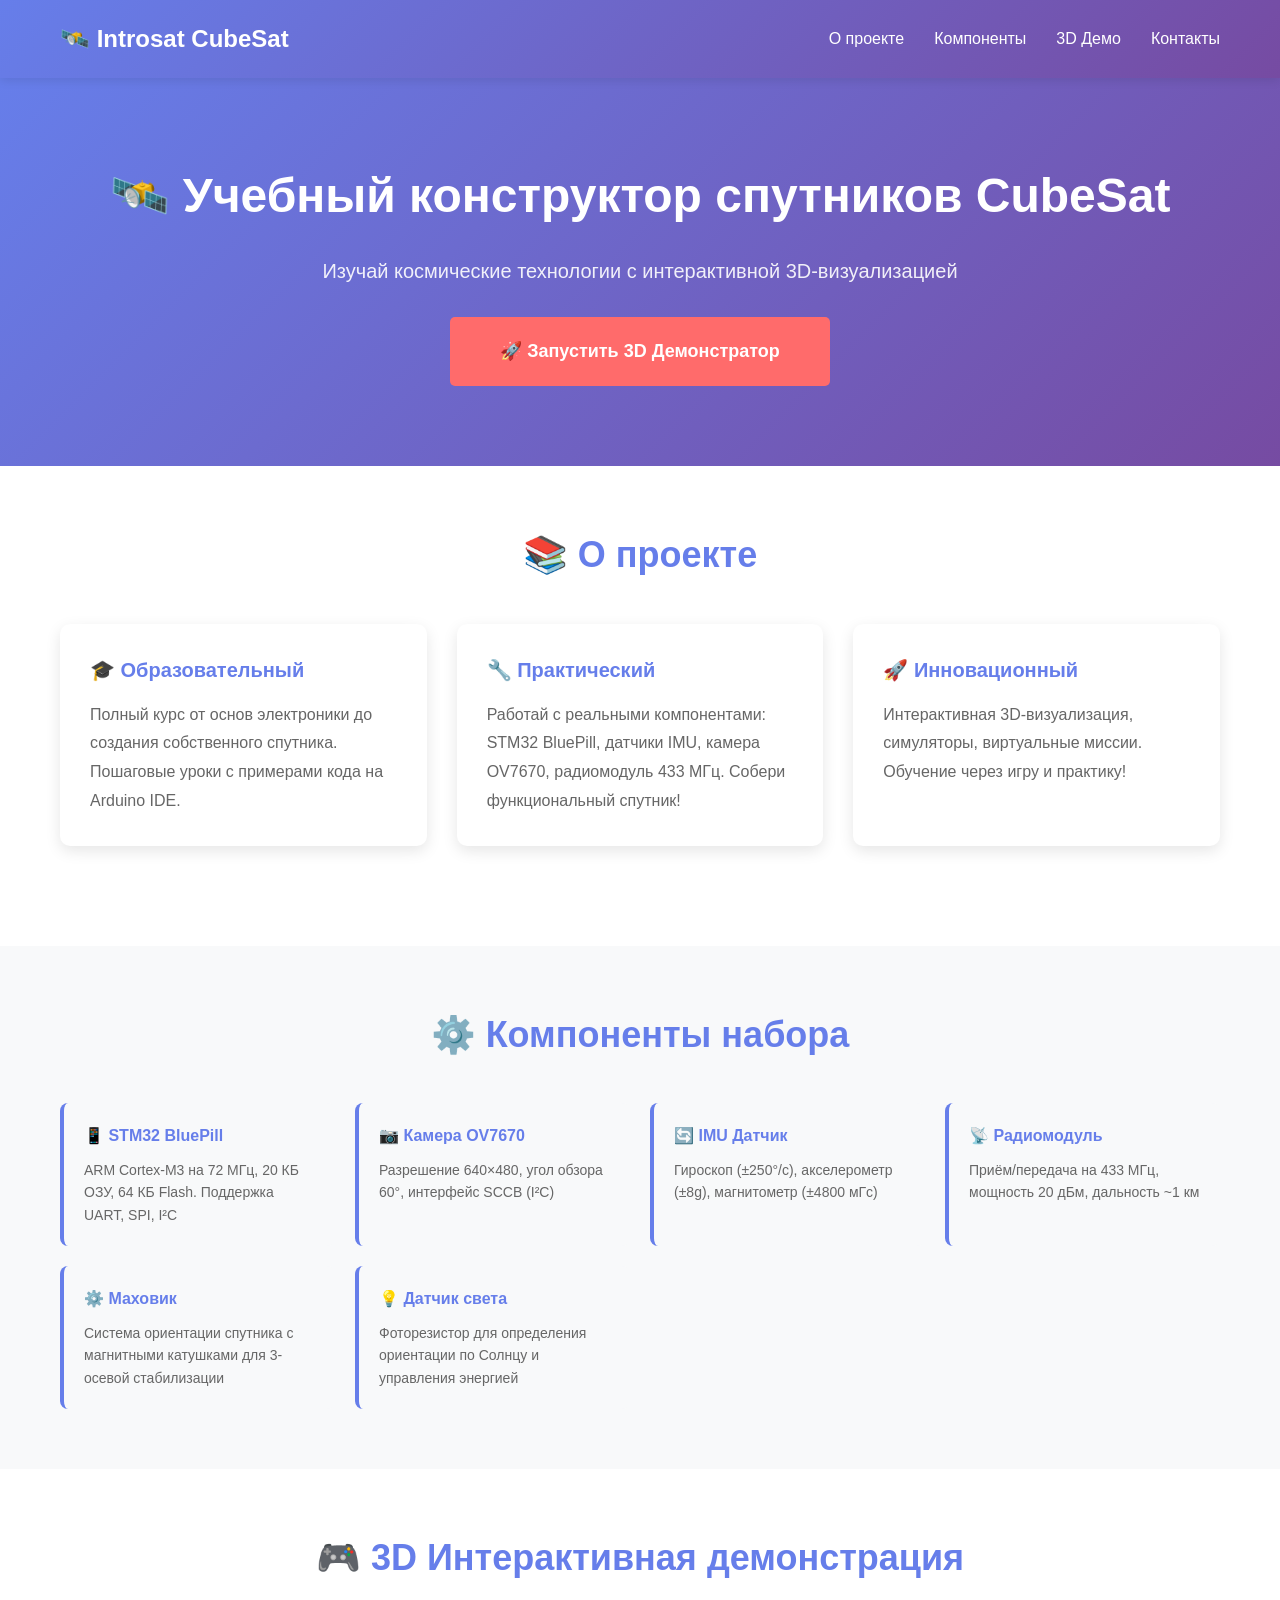
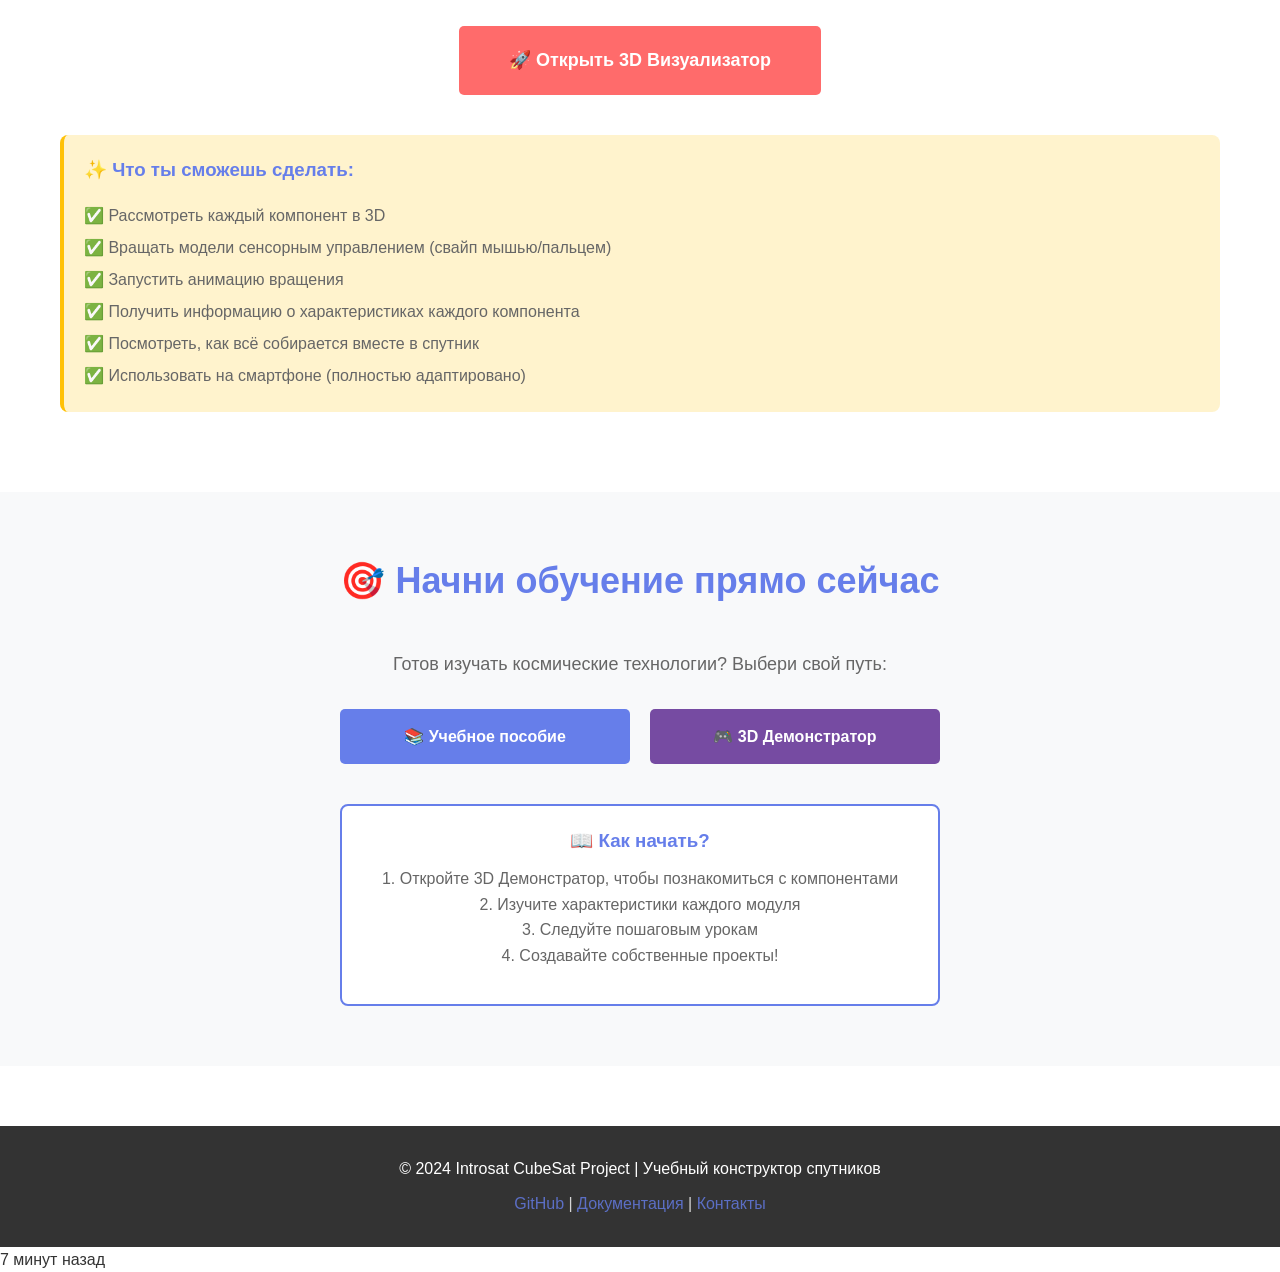
<file: index.html>
<!DOCTYPE html>
<html lang="ru">
<head>
    <meta charset="UTF-8">
    <meta name="viewport" content="width=device-width, initial-scale=1.0">
    <meta name="description" content="Introsat CubeSat - Учебный конструктор спутников с 3D визуализацией">
    <meta name="keywords" content="CubeSat, спутник, 3D, Three.js, образование">
    <title>Introsat CubeSat - Учебный конструктор</title>
    <style>
        * {
            margin: 0;
            padding: 0;
            box-sizing: border-box;
        }
        
        body {
            font-family: 'Segoe UI', Tahoma, Geneva, Verdana, sans-serif;
            line-height: 1.6;
            color: #333;
        }
        
        header {
            background: linear-gradient(135deg, #667eea 0%, #764ba2 100%);
            color: white;
            padding: 20px 0;
            position: sticky;
            top: 0;
            z-index: 100;
            box-shadow: 0 2px 10px rgba(0,0,0,0.1);
        }
        
        .container {
            max-width: 1200px;
            margin: 0 auto;
            padding: 0 20px;
        }
        
        nav {
            display: flex;
            justify-content: space-between;
            align-items: center;
        }
        
        nav h1 {
            font-size: 24px;
            font-weight: bold;
        }
        
        nav ul {
            display: flex;
            list-style: none;
            gap: 30px;
        }
        
        nav a {
            color: white;
            text-decoration: none;
            transition: opacity 0.3s;
        }
        
        nav a:hover {
            opacity: 0.8;
        }
        
        .hero {
            background: linear-gradient(135deg, #667eea 0%, #764ba2 100%);
            color: white;
            padding: 80px 20px;
            text-align: center;
        }
        
        .hero h2 {
            font-size: 48px;
            margin-bottom: 20px;
        }
        
        .hero p {
            font-size: 20px;
            margin-bottom: 30px;
            opacity: 0.9;
        }
        
        .btn {
            display: inline-block;
            padding: 15px 40px;
            background: #ff6b6b;
            color: white;
            text-decoration: none;
            border-radius: 5px;
            transition: all 0.3s;
            border: none;
            cursor: pointer;
            font-size: 16px;
            font-weight: bold;
        }
        
        .btn:hover {
            background: #ff5252;
            transform: translateY(-2px);
            box-shadow: 0 5px 15px rgba(0,0,0,0.2);
        }
        
        .section {
            padding: 60px 20px;
        }
        
        .section h2 {
            font-size: 36px;
            margin-bottom: 40px;
            text-align: center;
            color: #667eea;
        }
        
        .cards {
            display: grid;
            grid-template-columns: repeat(auto-fit, minmax(300px, 1fr));
            gap: 30px;
            margin-bottom: 40px;
        }
        
        .card {
            background: white;
            border-radius: 10px;
            padding: 30px;
            box-shadow: 0 5px 15px rgba(0,0,0,0.1);
            transition: transform 0.3s;
        }
        
        .card:hover {
            transform: translateY(-5px);
        }
        
        .card h3 {
            color: #667eea;
            margin-bottom: 15px;
            font-size: 20px;
        }
        
        .card p {
            color: #666;
            line-height: 1.8;
        }
        
        .features {
            display: grid;
            grid-template-columns: repeat(auto-fit, minmax(250px, 1fr));
            gap: 20px;
        }
        
        .feature {
            background: #f8f9fa;
            padding: 20px;
            border-radius: 8px;
            border-left: 4px solid #667eea;
        }
        
        .feature h4 {
            color: #667eea;
            margin-bottom: 10px;
        }
        
        .feature p {
            color: #666;
            font-size: 14px;
        }
        
        footer {
            background: #333;
            color: white;
            text-align: center;
            padding: 30px 20px;
            margin-top: 60px;
        }
        
        footer a {
            color: #667eea;
            text-decoration: none;
        }
        
        footer a:hover {
            text-decoration: underline;
        }
        
        .demo-button {
            text-align: center;
            margin: 40px 0;
        }
        
        .highlight {
            background: #fff3cd;
            padding: 20px;
            border-radius: 8px;
            margin: 20px 0;
            border-left: 4px solid #ffc107;
        }
        
        @media (max-width: 768px) {
            nav ul {
                gap: 15px;
                font-size: 14px;
            }
            
            .hero h2 {
                font-size: 32px;
            }
            
            .section h2 {
                font-size: 28px;
            }
            
            nav {
                flex-direction: column;
                gap: 15px;
            }
        }
    </style>
</head>
<body>
    <header>
        <div class="container">
            <nav>
                <h1>🛰️ Introsat CubeSat</h1>
                <ul>
                    <li><a href="#about">О проекте</a></li>
                    <li><a href="#components">Компоненты</a></li>
                    <li><a href="#demo">3D Демо</a></li>
                    <li><a href="#contact">Контакты</a></li>
                </ul>
            </nav>
        </div>
    </header>

    <section class="hero">
        <div class="container">
            <h2>🛰️ Учебный конструктор спутников CubeSat</h2>
            <p>Изучай космические технологии с интерактивной 3D-визуализацией</p>
            <a href="visualizer.html" class="btn" style="font-size: 18px; padding: 20px 50px;">
                🚀 Запустить 3D Демонстратор
            </a>
        </div>
    </section>

    <section id="about" class="section">
        <div class="container">
            <h2>📚 О проекте</h2>
            <div class="cards">
                <div class="card">
                    <h3>🎓 Образовательный</h3>
                    <p>Полный курс от основ электроники до создания собственного спутника. Пошаговые уроки с примерами кода на Arduino IDE.</p>
                </div>
                <div class="card">
                    <h3>🔧 Практический</h3>
                    <p>Работай с реальными компонентами: STM32 BluePill, датчики IMU, камера OV7670, радиомодуль 433 МГц. Собери функциональный спутник!</p>
                </div>
                <div class="card">
                    <h3>🚀 Инновационный</h3>
                    <p>Интерактивная 3D-визуализация, симуляторы, виртуальные миссии. Обучение через игру и практику!</p>
                </div>
            </div>
        </div>
    </section>

    <section id="components" class="section" style="background: #f8f9fa;">
        <div class="container">
            <h2>⚙️ Компоненты набора</h2>
            <div class="features">
                <div class="feature">
                    <h4>📱 STM32 BluePill</h4>
                    <p>ARM Cortex-M3 на 72 МГц, 20 КБ ОЗУ, 64 КБ Flash. Поддержка UART, SPI, I²C</p>
                </div>
                <div class="feature">
                    <h4>📷 Камера OV7670</h4>
                    <p>Разрешение 640×480, угол обзора 60°, интерфейс SCCB (I²C)</p>
                </div>
                <div class="feature">
                    <h4>🔄 IMU Датчик</h4>
                    <p>Гироскоп (±250°/с), акселерометр (±8g), магнитометр (±4800 мГс)</p>
                </div>
                <div class="feature">
                    <h4>📡 Радиомодуль</h4>
                    <p>Приём/передача на 433 МГц, мощность 20 дБм, дальность ~1 км</p>
                </div>
                <div class="feature">
                    <h4>⚙️ Маховик</h4>
                    <p>Система ориентации спутника с магнитными катушками для 3-осевой стабилизации</p>
                </div>
                <div class="feature">
                    <h4>💡 Датчик света</h4>
                    <p>Фоторезистор для определения ориентации по Солнцу и управления энергией</p>
                </div>
            </div>
        </div>
    </section>

    <section id="demo" class="section">
        <div class="container">
            <h2>🎮 3D Интерактивная демонстрация</h2>
            <div class="demo-button">
                <a href="visualizer.html" class="btn" style="font-size: 18px; padding: 20px 50px;">
                    🚀 Открыть 3D Визуализатор
                </a>
            </div>
            <div class="highlight">
                <h3 style="color: #667eea; margin-bottom: 15px;">✨ Что ты сможешь сделать:</h3>
                <ul style="list-style: none; font-size: 16px; line-height: 2; color: #666;">
                    <li>✅ Рассмотреть каждый компонент в 3D</li>
                    <li>✅ Вращать модели сенсорным управлением (свайп мышью/пальцем)</li>
                    <li>✅ Запустить анимацию вращения</li>
                    <li>✅ Получить информацию о характеристиках каждого компонента</li>
                    <li>✅ Посмотреть, как всё собирается вместе в спутник</li>
                    <li>✅ Использовать на смартфоне (полностью адаптировано)</li>
                </ul>
            </div>
        </div>
    </section>

    <section id="contact" class="section" style="background: #f8f9fa;">
        <div class="container">
            <h2>🎯 Начни обучение прямо сейчас</h2>
            <div style="text-align: center; max-width: 600px; margin: 0 auto;">
                <p style="font-size: 18px; margin-bottom: 30px; color: #666;">
                    Готов изучать космические технологии? Выбери свой путь:
                </p>
                <div style="display: grid; grid-template-columns: 1fr 1fr; gap: 20px;">
                    <a href="#" class="btn" style="background: #667eea; text-decoration: none;">
                        📚 Учебное пособие
                    </a>
                    <a href="visualizer.html" class="btn" style="background: #764ba2; text-decoration: none;">
                        🎮 3D Демонстратор
                    </a>
                </div>
                <div style="margin-top: 40px; padding: 20px; background: white; border-radius: 8px; border: 2px solid #667eea;">
                    <h3 style="color: #667eea; margin-bottom: 10px;">📖 Как начать?</h3>
                    <p style="color: #666; margin-bottom: 15px;">
                        1. Откройте 3D Демонстратор, чтобы познакомиться с компонентами<br>
                        2. Изучите характеристики каждого модуля<br>
                        3. Следуйте пошаговым урокам<br>
                        4. Создавайте собственные проекты!
                    </p>
                </div>
            </div>
        </div>
    </section>

    <footer>
        <div class="container">
            <p>&copy; 2024 Introsat CubeSat Project | Учебный конструктор спутников</p>
            <p style="margin-top: 10px; opacity: 0.8;">
                <a href="https://github.com" target="_blank">GitHub</a> | 
                <a href="#" target="_blank">Документация</a> | 
                <a href="#" target="_blank">Контакты</a>
            </p>
        </div>
    </footer>
</body>
</html>
7 минут назад
</file>
